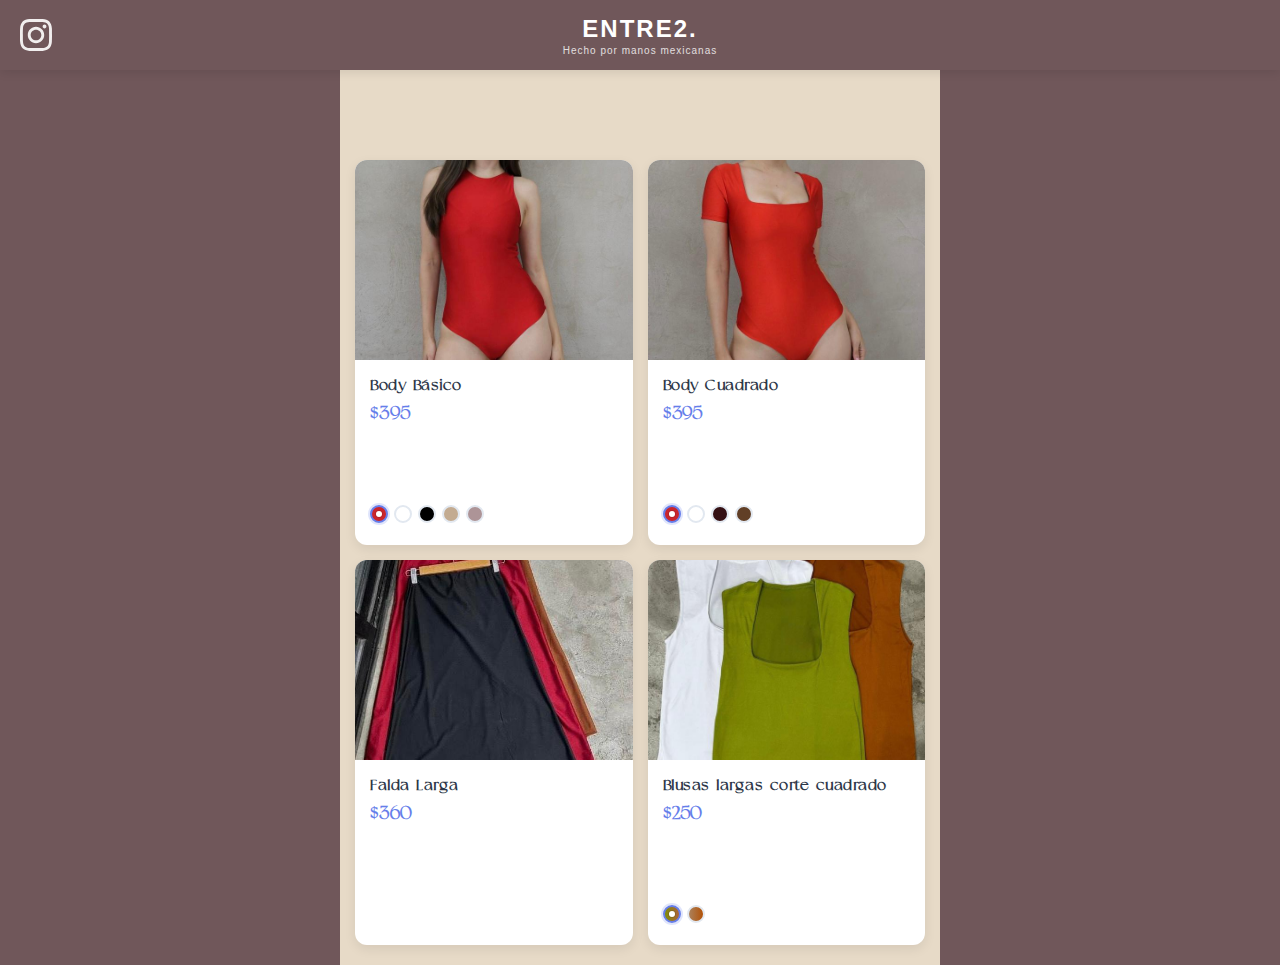
<file: index.html>
<!DOCTYPE html>
<html lang="en">
<head>
    <meta charset="UTF-8">
    <meta name="viewport" content="width=device-width, initial-scale=1.0">
    <title>Fashion Store</title>
    
    <!-- Open Graph Meta Tags for Facebook, WhatsApp, Instagram -->
    <meta property="og:title" content="Entre2. - Hecho por manos mexicanas">
    <meta property="og:description" content="Descubre nuestra gran variedad de prendas, lindas y 100% mexicanas">
    <meta property="og:image" content="https://pepe-chuy.github.io/Entre2/images/logo.jpg">
    <meta property="og:image:width" content="1200">
    <meta property="og:image:height" content="630">
    <meta property="og:url" content="https://pepe-chuy.github.io/Entre2/">
    <meta property="og:type" content="website">
    
    <!-- TikTok uses Open Graph tags as well -->
    <meta name="description" content="Entre2. Hecho por manos mexicanas - Descubre nuestra gran variedad de prendas, lindas y 100% mexicanas">
    <style>
        /* Custom Font Declaration */
        @font-face {
            font-family: 'Rische-Light';
            src: url('fonts/Rische-Light.eot'); /* IE9 Compat Modes */
            src: url('fonts/Rische-Light.eot?#iefix') format('embedded-opentype'), /* IE6-IE8 */
                 url('fonts/Rische-Light.woff2') format('woff2'), /* Modern Browsers */
                 url('fonts/Rische-Light.woff') format('woff'), /* Pretty Modern Browsers */
                 url('fonts/Rische-Light.ttf') format('truetype'); /* Safari, Android, iOS */
            font-weight: 300;
            font-style: normal;
            font-display: swap;
        }

        * {
            margin: 0;
            padding: 0;
            box-sizing: border-box;
        }

        body {
            font-family: -apple-system, BlinkMacSystemFont, 'Segoe UI', Roboto, sans-serif;
            background-color: #70575a;
        }

        /* Fixed Top Navigation */
        .navbar {
            position: fixed;
            top: 0;
            left: 0;
            right: 0;
            background: #70575a;
            height: 70px;
            display: flex;
            align-items: center;
            justify-content: center;
            z-index: 1000;
            box-shadow: 0 2px 10px rgba(0,0,0,0.1);
            position: relative;
        }

        .logo-container {
            text-align: center;
            color: white;
        }

        .logo {
            font-size: 24px;
            font-weight: bold;
            text-transform: uppercase;
            letter-spacing: 2px;
            margin-bottom: 2px;
        }

        .tagline {
            font-size: 10px;
            font-weight: 300;
            letter-spacing: 1px;
            opacity: 0.8;
        }

        /* Instagram Icon */
        .instagram-icon {
            position: absolute;
            left: 20px;
            top: 50%;
            transform: translateY(-50%);
            width: 32px;
            height: 32px;
            cursor: pointer;
            transition: all 0.3s ease;
            opacity: 0.9;
        }

        .instagram-icon:hover {
            opacity: 1;
            transform: translateY(-50%) scale(1.1);
        }

        .instagram-icon svg {
            width: 100%;
            height: 100%;
            fill: white;
        }

        /* Product Grid */
        .container {
            padding: 90px 15px 20px;
            max-width: 600px;
            margin: 0 auto;
            background-color: #e7dac7;
            min-height: calc(100vh - 70px);
        }

        .products-grid {
            display: grid;
            grid-template-columns: 1fr 1fr;
            gap: 15px;
        }

        /* Product Cards */
        .product-card {
            background: white;
            border-radius: 12px;
            overflow: hidden;
            box-shadow: 0 4px 12px rgba(0,0,0,0.08);
            transition: transform 0.2s ease, box-shadow 0.2s ease;
            height: 385px;
            display: flex;
            flex-direction: column;
        }

        .product-card:hover {
            transform: translateY(-2px);
            box-shadow: 0 8px 25px rgba(0,0,0,0.12);
        }

        .product-image {
            width: 100%;
            height: 200px;
            object-fit: cover;
            transition: opacity 0.3s ease;
        }

        .product-info {
            padding: 15px;
            flex: 1;
            display: flex;
            flex-direction: column;
            justify-content: space-between;
            font-family: 'Rische-Light', -apple-system, BlinkMacSystemFont, 'Segoe UI', Roboto, sans-serif;
            min-height: 145px;
            padding-bottom: 20px;
        }

        .product-name {
            font-size: 15px;
            font-weight: 700;
            color: #2d3748;
            margin-bottom: 8px;
            line-height: 1.4;
            font-family: 'Rische-Light', -apple-system, BlinkMacSystemFont, 'Segoe UI', Roboto, sans-serif;
            letter-spacing: 0.5px;
        }

        .product-price {
            font-size: 17px;
            font-weight: 700;
            color: #667eea;
            margin-bottom: 15px;
            font-family: 'Rische-Light', -apple-system, BlinkMacSystemFont, 'Segoe UI', Roboto, sans-serif;
            letter-spacing: 0.3px;
        }

        /* Color Swatches */
        .color-options {
            display: flex;
            gap: 6px;
            min-height: 22px;
            align-items: center;
            margin-top: auto;
        }

        .color-swatch {
            width: 18px;
            height: 18px;
            border-radius: 50%;
            border: 2px solid #e2e8f0;
            cursor: pointer;
            transition: all 0.2s ease;
            position: relative;
            flex-shrink: 0;
        }

        .color-swatch:hover {
            transform: scale(1.1);
            border-color: #667eea;
        }

        .color-swatch.active {
            border-color: #667eea;
            box-shadow: 0 0 0 2px rgba(102, 126, 234, 0.2);
        }

        .color-swatch.active::after {
            content: '';
            position: absolute;
            top: 50%;
            left: 50%;
            transform: translate(-50%, -50%);
            width: 6px;
            height: 6px;
            border-radius: 50%;
            background: white;
            box-shadow: 0 0 0 1px rgba(0,0,0,0.1);
        }

        /* Loading State */
        .loading {
            display: flex;
            justify-content: center;
            align-items: center;
            height: 200px;
            color: #718096;
            font-size: 16px;
        }

        /* Responsive adjustments */
        @media (max-width: 480px) {
            .container {
                padding: 85px 10px 15px;
            }
            
            .products-grid {
                gap: 12px;
            }
            
            .product-card {
                height: 335px;
            }
            
            .product-info {
                padding: 12px;
                min-height: 135px;
                padding-bottom: 18px;
            }
            
            .product-name {
                font-size: 14px;
            }
            
            .product-price {
                font-size: 16px;
                margin-bottom: 12px;
            }
        }
    </style>
</head>
<body>
    <!-- Fixed Navigation Bar -->
    <nav class="navbar">
        <a href="#" class="instagram-icon" onclick="openInstagram()">
            <svg viewBox="0 0 24 24" xmlns="http://www.w3.org/2000/svg">
                <path d="M12 2.163c3.204 0 3.584.012 4.85.07 3.252.148 4.771 1.691 4.919 4.919.058 1.265.069 1.645.069 4.849 0 3.205-.012 3.584-.069 4.849-.149 3.225-1.664 4.771-4.919 4.919-1.266.058-1.644.07-4.85.07-3.204 0-3.584-.012-4.849-.07-3.26-.149-4.771-1.699-4.919-4.92-.058-1.265-.07-1.644-.07-4.849 0-3.204.013-3.583.07-4.849.149-3.227 1.664-4.771 4.919-4.919 1.266-.057 1.645-.069 4.849-.069zm0-2.163c-3.259 0-3.667.014-4.947.072-4.358.2-6.78 2.618-6.98 6.98-.059 1.281-.073 1.689-.073 4.948 0 3.259.014 3.668.072 4.948.2 4.358 2.618 6.78 6.98 6.98 1.281.058 1.689.072 4.948.072 3.259 0 3.668-.014 4.948-.072 4.354-.2 6.782-2.618 6.979-6.98.059-1.28.073-1.689.073-4.948 0-3.259-.014-3.667-.072-4.947-.196-4.354-2.617-6.78-6.979-6.98-1.281-.059-1.69-.073-4.949-.073zm0 5.838c-3.403 0-6.162 2.759-6.162 6.162s2.759 6.163 6.162 6.163 6.162-2.759 6.162-6.163c0-3.403-2.759-6.162-6.162-6.162zm0 10.162c-2.209 0-4-1.79-4-4 0-2.209 1.791-4 4-4s4 1.791 4 4c0 2.21-1.791 4-4 4zm6.406-11.845c-.796 0-1.441.645-1.441 1.44s.645 1.44 1.441 1.44c.795 0 1.439-.645 1.439-1.44s-.644-1.44-1.439-1.44z"/>
            </svg>
        </a>
        <div class="logo-container">
            <div class="logo">Entre2.</div>
            <div class="tagline">Hecho por manos mexicanas</div>
        </div>
    </nav>

    <!-- Main Content -->
    <div class="container">
        <div id="products-container" class="products-grid">
            <div class="loading">Loading products...</div>
        </div>
    </div>

    <script>
        class ClothesShop {
            constructor() {
                this.products = [];
                this.container = document.getElementById('products-container');
                this.init();
            }

            async init() {
                await this.loadProducts();
                this.renderProducts();
            }

            async loadProducts() {
                try {
                    const response = await fetch('./products.json');
                    if (!response.ok) {
                        throw new Error(`HTTP error! status: ${response.status}`);
                    }
                    const data = await response.json();
                    this.products = data.products;
                } catch (error) {
                    console.error('Error loading products:', error);
                    // Fallback to sample data with gradients
                    this.products = [
                        {
                            "id": 1,
                            "name": "Body Básico",
                            "price": "$395",
                            "colors": [
                                {
                                    "name": "Rojo",
                                    "color": "#ca252c",
                                    "image": "images/bodybasico_rojo.jpg"
                                },
                                {
                                    "name": "Blanco",
                                    "color": "#FFFFFF",
                                    "image": "images/bodybasico_blanco.jpg"
                                }
                            ]
                        },
                        {
                            "id": 2,
                            "name": "Falda Larga",
                            "price": "$360",
                            "image": "images/faldalarga.jpg"
                        },
                        {
                            "id": 3,
                            "name": "Vestido Sunset",
                            "price": "$520",
                            "colors": [
                                {
                                    "name": "Sunset Gradient",
                                    "gradient": "linear-gradient(45deg, #ff6b6b, #ffd93d)",
                                    "image": "images/vestido_sunset.jpg"
                                },
                                {
                                    "name": "Ocean Gradient",
                                    "gradient": "linear-gradient(45deg, #667eea, #764ba2)",
                                    "image": "images/vestido_ocean.jpg"
                                },
                                {
                                    "name": "Purple",
                                    "color": "#9c27b0",
                                    "image": "images/vestido_purple.jpg"
                                }
                            ]
                        },
                        {
                            "id": 4,
                            "name": "Camisa Rainbow",
                            "price": "$450",
                            "colors": [
                                {
                                    "name": "Rainbow",
                                    "gradient": "linear-gradient(90deg, #ff0000, #ff8000, #ffff00, #80ff00, #00ff00, #00ff80, #00ffff, #0080ff, #0000ff, #8000ff, #ff00ff, #ff0080)",
                                    "image": "images/camisa_rainbow.jpg"
                                },
                                {
                                    "name": "Mint to Pink",
                                    "gradient": "linear-gradient(135deg, #667eea, #f093fb)",
                                    "image": "images/camisa_mint_pink.jpg"
                                }
                            ]
                        }
                    ];
                }
            }

            renderProducts() {
                this.container.innerHTML = '';
                
                this.products.forEach(product => {
                    const productCard = this.createProductCard(product);
                    this.container.appendChild(productCard);
                });
            }

            createProductCard(product) {
                const card = document.createElement('div');
                card.className = 'product-card';
                
                const hasColors = product.colors && product.colors.length > 0;
                const defaultImage = hasColors ? product.colors[0].image : product.image;
                
                card.innerHTML = `
                    <img class="product-image" src="${defaultImage}" alt="${product.name}" />
                    <div class="product-info">
                        <div>
                            <h3 class="product-name">${product.name}</h3>
                            <p class="product-price">${product.price}</p>
                        </div>
                        <div class="color-options">
                            ${hasColors ? this.createColorSwatches(product.colors) : ''}
                        </div>
                    </div>
                `;

                if (hasColors) {
                    this.attachColorHandlers(card, product.colors);
                }

                return card;
            }

            createColorSwatches(colors) {
                return colors.map((colorOption, index) => {
                    // Check if it's a gradient or solid color
                    const backgroundStyle = colorOption.gradient 
                        ? `background: ${colorOption.gradient}` 
                        : `background-color: ${colorOption.color}`;
                    
                    return `<div class="color-swatch ${index === 0 ? 'active' : ''}" 
                              data-color-index="${index}" 
                              style="${backgroundStyle}"
                              title="${colorOption.name}"></div>`;
                }).join('');
            }

            attachColorHandlers(card, colors) {
                const image = card.querySelector('.product-image');
                const swatches = card.querySelectorAll('.color-swatch');

                swatches.forEach((swatch, index) => {
                    swatch.addEventListener('click', () => {
                        // Remove active class from all swatches
                        swatches.forEach(s => s.classList.remove('active'));
                        // Add active class to clicked swatch
                        swatch.classList.add('active');
                        
                        // Update image with smooth transition
                        image.style.opacity = '0.7';
                        setTimeout(() => {
                            image.src = colors[index].image;
                            image.style.opacity = '1';
                        }, 150);
                    });
                });
            }
        }

        // Initialize the shop when DOM is loaded
        document.addEventListener('DOMContentLoaded', () => {
            new ClothesShop();
        });

        // Instagram link function
        function openInstagram() {
            // Replace with your actual Instagram URL
            window.open('https://www.instagram.com/anafer_01/', '_blank');
        }
    </script>
</body>
</html>
</file>
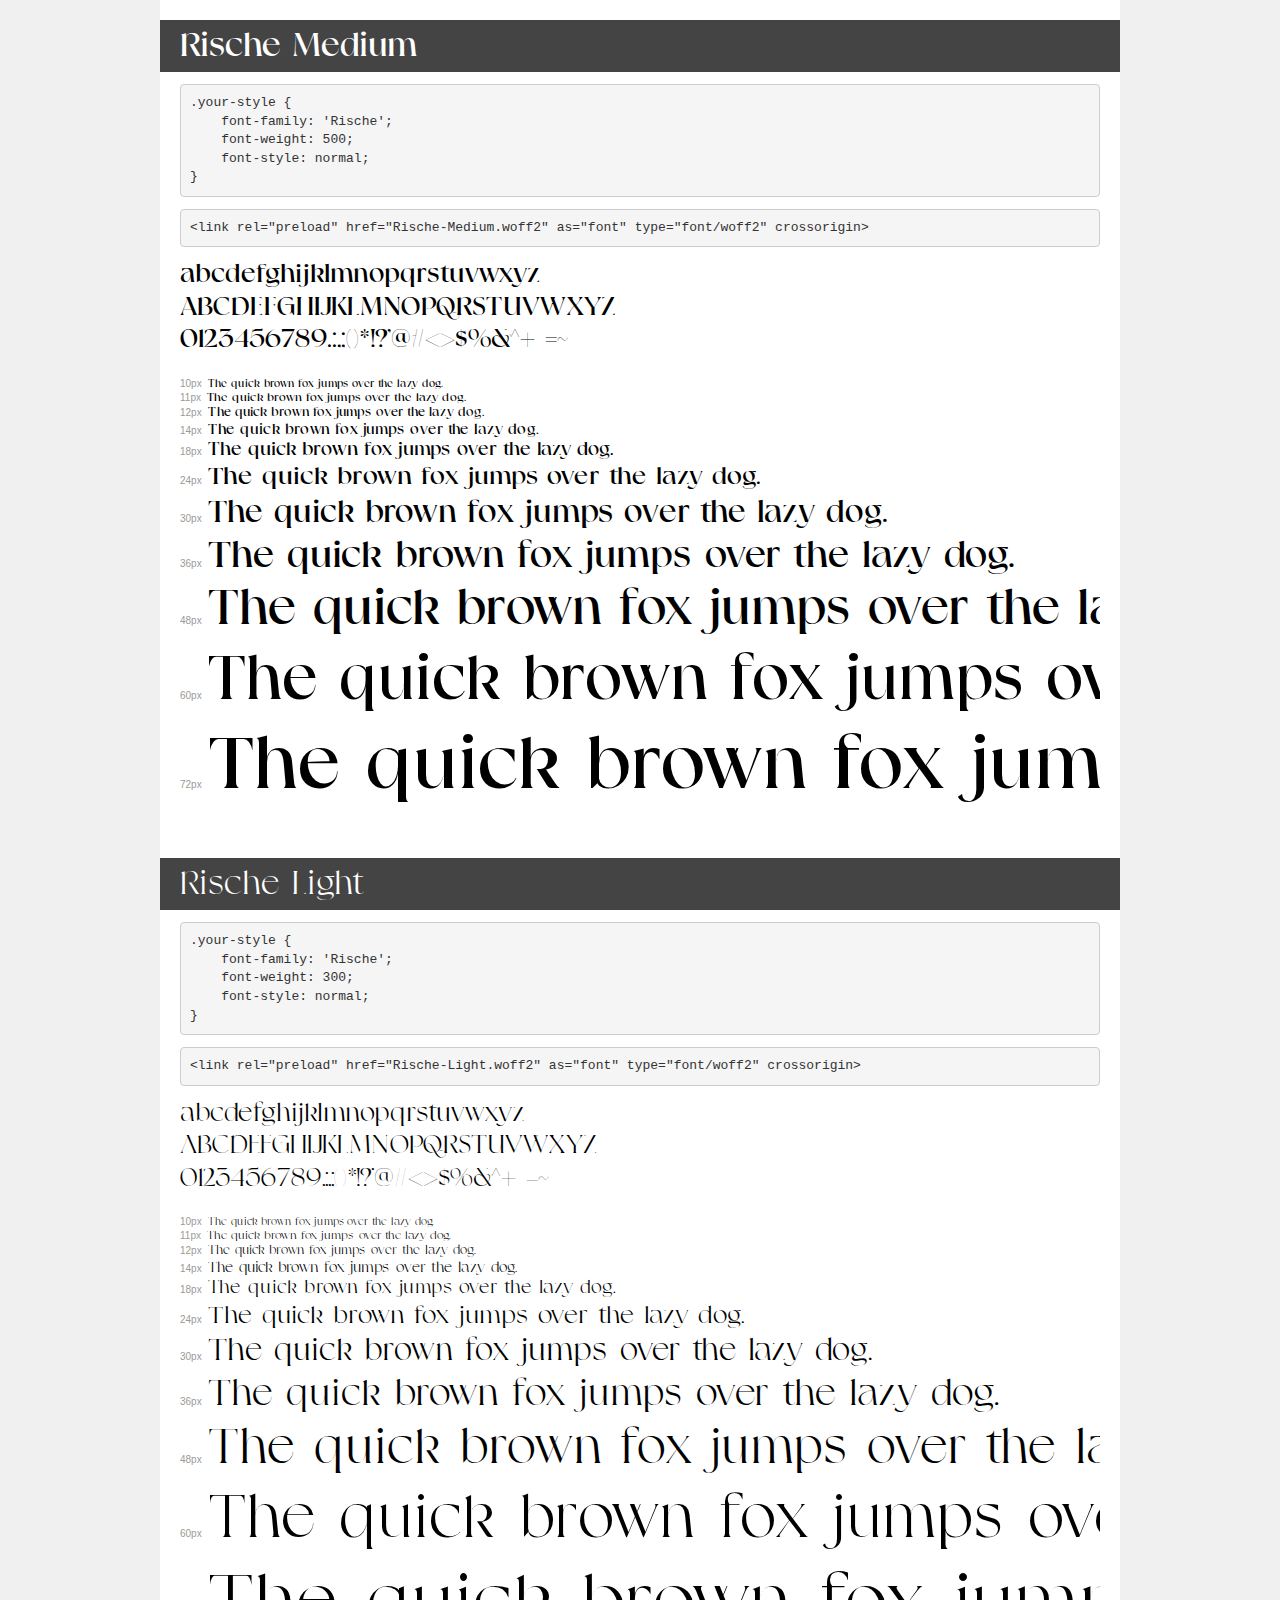
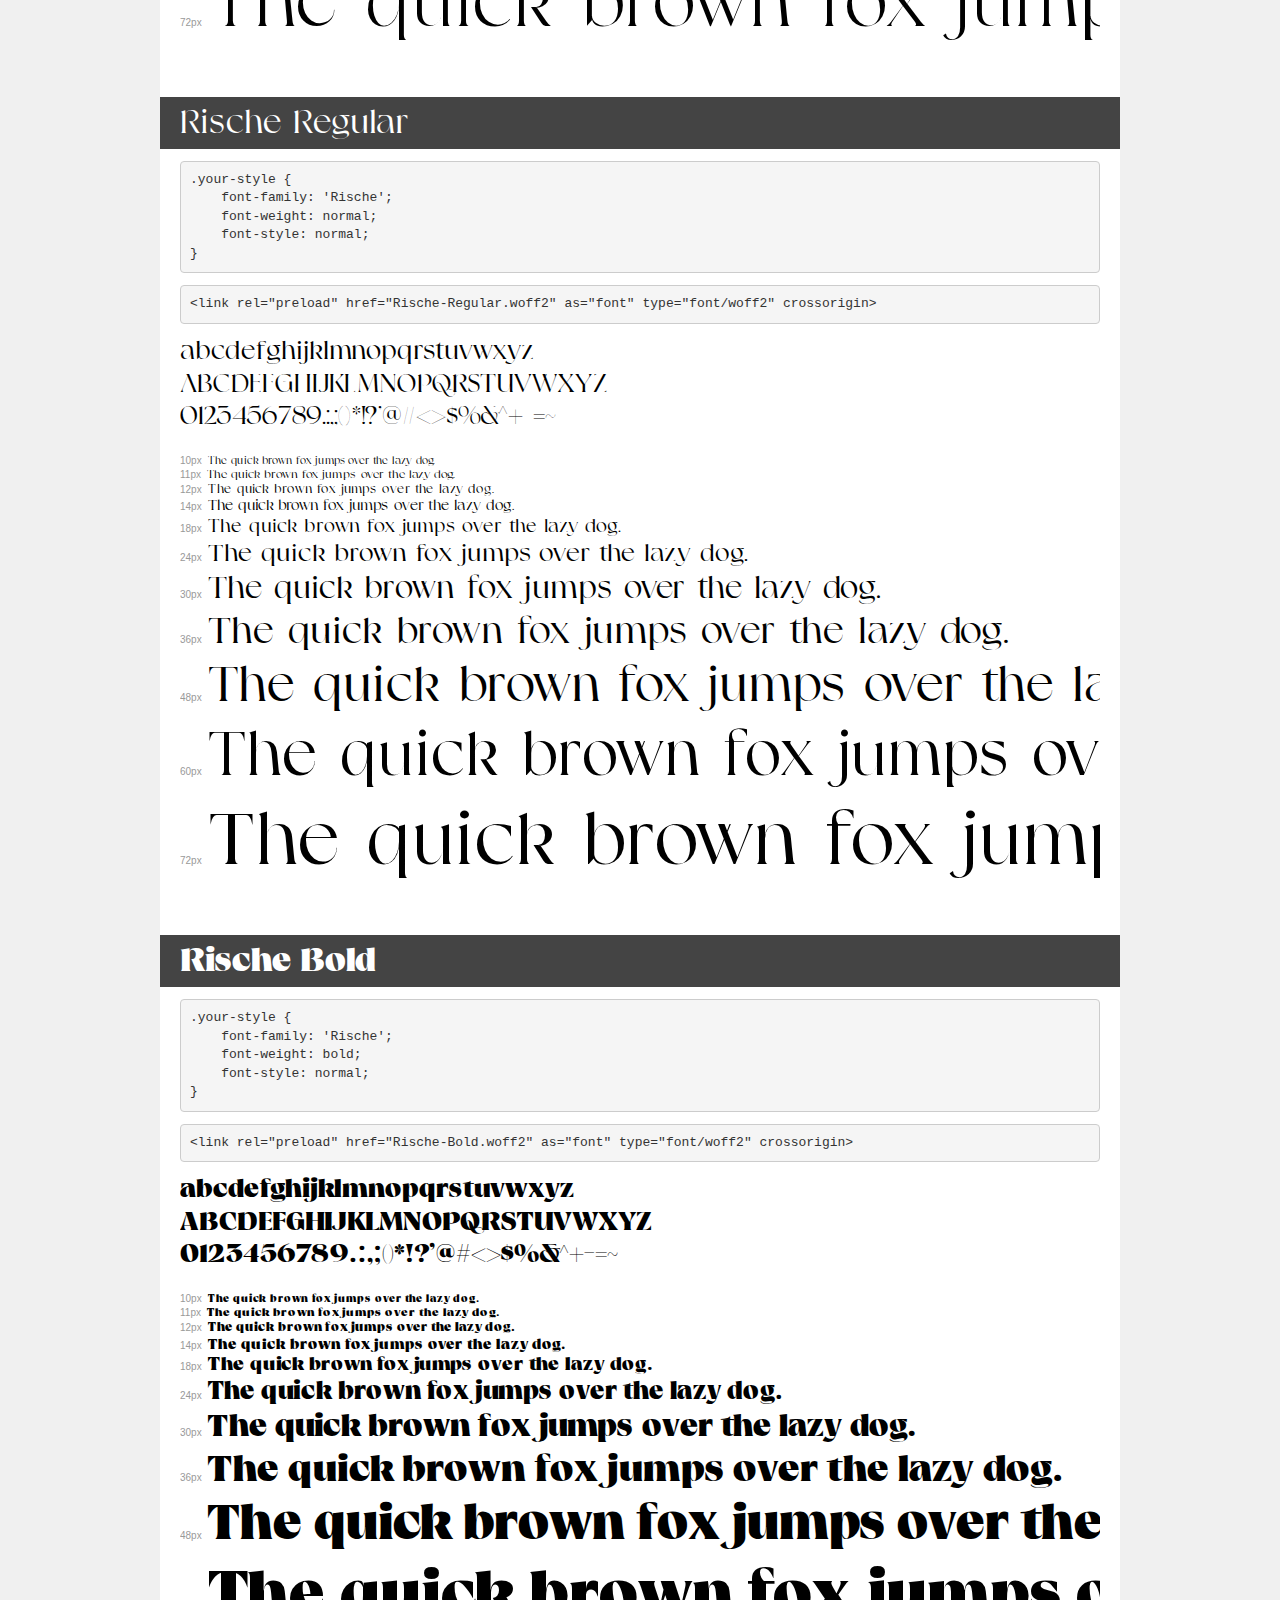
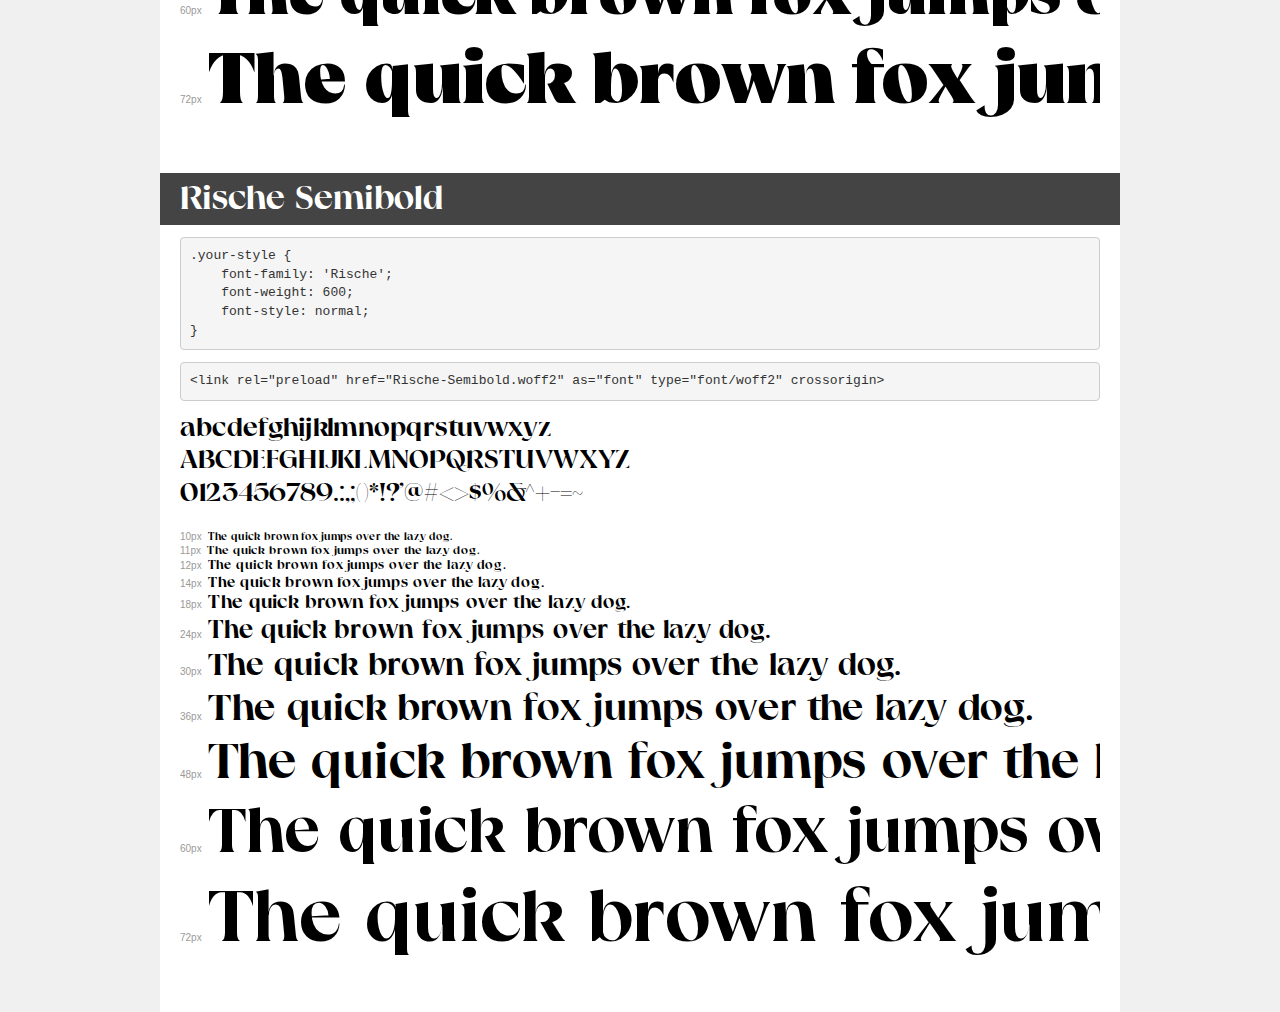
<file: fonts/demo.html>
<!DOCTYPE html>
<html lang="en">
<head>
    <meta charset="utf-8">
    <meta http-equiv="X-UA-Compatible" content="IE=edge">
    <meta name="viewport" content="width=device-width, initial-scale=1">
    <meta name="robots" content="noindex, noarchive">
    <meta name="format-detection" content="telephone=no">
    <title>Transfonter demo</title>
    <link href="stylesheet.css" rel="stylesheet">
    <style>
        /*
        http://meyerweb.com/eric/tools/css/reset/
        v2.0 | 20110126
        License: none (public domain)
        */
        html, body, div, span, applet, object, iframe,
        h1, h2, h3, h4, h5, h6, p, blockquote, pre,
        a, abbr, acronym, address, big, cite, code,
        del, dfn, em, img, ins, kbd, q, s, samp,
        small, strike, strong, sub, sup, tt, var,
        b, u, i, center,
        dl, dt, dd, ol, ul, li,
        fieldset, form, label, legend,
        table, caption, tbody, tfoot, thead, tr, th, td,
        article, aside, canvas, details, embed,
        figure, figcaption, footer, header, hgroup,
        menu, nav, output, ruby, section, summary,
        time, mark, audio, video {
            margin: 0;
            padding: 0;
            border: 0;
            font-size: 100%;
            font: inherit;
            vertical-align: baseline;
        }
        /* HTML5 display-role reset for older browsers */
        article, aside, details, figcaption, figure,
        footer, header, hgroup, menu, nav, section {
            display: block;
        }
        body {
            line-height: 1;
        }
        ol, ul {
            list-style: none;
        }
        blockquote, q {
            quotes: none;
        }
        blockquote:before, blockquote:after,
        q:before, q:after {
            content: '';
            content: none;
        }
        table {
            border-collapse: collapse;
            border-spacing: 0;
        }
        /* demo styles */
        body {
            background: #f0f0f0;
            color: #000;
        }
        .page {
            background: #fff;
            width: 920px;
            margin: 0 auto;
            padding: 20px 20px 0 20px;
            overflow: hidden;
        }
        .font-container {
            overflow-x: auto;
            overflow-y: hidden;
            margin-bottom: 40px;
            line-height: 1.3;
            white-space: nowrap;
            padding-bottom: 5px;
        }
        h1 {
            position: relative;
            background: #444;
            font-size: 32px;
            color: #fff;
            padding: 10px 20px;
            margin: 0 -20px 12px -20px;
        }
        .letters {
            font-size: 25px;
            margin-bottom: 20px;
        }
        .s10:before {
            content: '10px';
        }
        .s11:before {
            content: '11px';
        }
        .s12:before {
            content: '12px';
        }
        .s14:before {
            content: '14px';
        }
        .s18:before {
            content: '18px';
        }
        .s24:before {
            content: '24px';
        }
        .s30:before {
            content: '30px';
        }
        .s36:before {
            content: '36px';
        }
        .s48:before {
            content: '48px';
        }
        .s60:before {
            content: '60px';
        }
        .s72:before {
            content: '72px';
        }
        .s10:before, .s11:before, .s12:before, .s14:before,
        .s18:before, .s24:before, .s30:before, .s36:before,
        .s48:before, .s60:before, .s72:before {
            font-family: Arial, sans-serif;
            font-size: 10px;
            font-weight: normal;
            font-style: normal;
            color: #999;
            padding-right: 6px;
        }
        pre {
            display: block;
            padding: 9px;
            margin: 0 0 12px;
            font-family: Monaco, Menlo, Consolas, "Courier New", monospace;
            font-size: 13px;
            line-height: 1.428571429;
            color: #333;
            font-weight: normal;
            font-style: normal;
            background-color: #f5f5f5;
            border: 1px solid #ccc;
            overflow-x: auto;
            border-radius: 4px;
        }
        /* responsive */
        @media (max-width: 959px) {
            .page {
                width: auto;
                margin: 0;
            }
        }
    </style>
</head>
<body>
<div class="page">
    <div class="demo">
        <h1 style="font-family: 'Rische'; font-weight: 500; font-style: normal;">Rische Medium</h1>
        <pre title="Usage">.your-style {
    font-family: 'Rische';
    font-weight: 500;
    font-style: normal;
}</pre>
        <pre title="Preload (optional)">
&lt;link rel=&quot;preload&quot; href=&quot;Rische-Medium.woff2&quot; as=&quot;font&quot; type=&quot;font/woff2&quot; crossorigin&gt;</pre>
        <div class="font-container" style="font-family: 'Rische'; font-weight: 500; font-style: normal;">
            <p class="letters">
                abcdefghijklmnopqrstuvwxyz<br>
ABCDEFGHIJKLMNOPQRSTUVWXYZ<br>
                0123456789.:,;()*!?'@#&lt;&gt;$%&^+-=~
            </p>
            <p class="s10" style="font-size: 10px;">The quick brown fox jumps over the lazy dog.</p>
            <p class="s11" style="font-size: 11px;">The quick brown fox jumps over the lazy dog.</p>
            <p class="s12" style="font-size: 12px;">The quick brown fox jumps over the lazy dog.</p>
            <p class="s14" style="font-size: 14px;">The quick brown fox jumps over the lazy dog.</p>
            <p class="s18" style="font-size: 18px;">The quick brown fox jumps over the lazy dog.</p>
            <p class="s24" style="font-size: 24px;">The quick brown fox jumps over the lazy dog.</p>
            <p class="s30" style="font-size: 30px;">The quick brown fox jumps over the lazy dog.</p>
            <p class="s36" style="font-size: 36px;">The quick brown fox jumps over the lazy dog.</p>
            <p class="s48" style="font-size: 48px;">The quick brown fox jumps over the lazy dog.</p>
            <p class="s60" style="font-size: 60px;">The quick brown fox jumps over the lazy dog.</p>
            <p class="s72" style="font-size: 72px;">The quick brown fox jumps over the lazy dog.</p>
        </div>
    </div>

    <div class="demo">
        <h1 style="font-family: 'Rische'; font-weight: 300; font-style: normal;">Rische Light</h1>
        <pre title="Usage">.your-style {
    font-family: 'Rische';
    font-weight: 300;
    font-style: normal;
}</pre>
        <pre title="Preload (optional)">
&lt;link rel=&quot;preload&quot; href=&quot;Rische-Light.woff2&quot; as=&quot;font&quot; type=&quot;font/woff2&quot; crossorigin&gt;</pre>
        <div class="font-container" style="font-family: 'Rische'; font-weight: 300; font-style: normal;">
            <p class="letters">
                abcdefghijklmnopqrstuvwxyz<br>
ABCDEFGHIJKLMNOPQRSTUVWXYZ<br>
                0123456789.:,;()*!?'@#&lt;&gt;$%&^+-=~
            </p>
            <p class="s10" style="font-size: 10px;">The quick brown fox jumps over the lazy dog.</p>
            <p class="s11" style="font-size: 11px;">The quick brown fox jumps over the lazy dog.</p>
            <p class="s12" style="font-size: 12px;">The quick brown fox jumps over the lazy dog.</p>
            <p class="s14" style="font-size: 14px;">The quick brown fox jumps over the lazy dog.</p>
            <p class="s18" style="font-size: 18px;">The quick brown fox jumps over the lazy dog.</p>
            <p class="s24" style="font-size: 24px;">The quick brown fox jumps over the lazy dog.</p>
            <p class="s30" style="font-size: 30px;">The quick brown fox jumps over the lazy dog.</p>
            <p class="s36" style="font-size: 36px;">The quick brown fox jumps over the lazy dog.</p>
            <p class="s48" style="font-size: 48px;">The quick brown fox jumps over the lazy dog.</p>
            <p class="s60" style="font-size: 60px;">The quick brown fox jumps over the lazy dog.</p>
            <p class="s72" style="font-size: 72px;">The quick brown fox jumps over the lazy dog.</p>
        </div>
    </div>

    <div class="demo">
        <h1 style="font-family: 'Rische'; font-weight: normal; font-style: normal;">Rische Regular</h1>
        <pre title="Usage">.your-style {
    font-family: 'Rische';
    font-weight: normal;
    font-style: normal;
}</pre>
        <pre title="Preload (optional)">
&lt;link rel=&quot;preload&quot; href=&quot;Rische-Regular.woff2&quot; as=&quot;font&quot; type=&quot;font/woff2&quot; crossorigin&gt;</pre>
        <div class="font-container" style="font-family: 'Rische'; font-weight: normal; font-style: normal;">
            <p class="letters">
                abcdefghijklmnopqrstuvwxyz<br>
ABCDEFGHIJKLMNOPQRSTUVWXYZ<br>
                0123456789.:,;()*!?'@#&lt;&gt;$%&^+-=~
            </p>
            <p class="s10" style="font-size: 10px;">The quick brown fox jumps over the lazy dog.</p>
            <p class="s11" style="font-size: 11px;">The quick brown fox jumps over the lazy dog.</p>
            <p class="s12" style="font-size: 12px;">The quick brown fox jumps over the lazy dog.</p>
            <p class="s14" style="font-size: 14px;">The quick brown fox jumps over the lazy dog.</p>
            <p class="s18" style="font-size: 18px;">The quick brown fox jumps over the lazy dog.</p>
            <p class="s24" style="font-size: 24px;">The quick brown fox jumps over the lazy dog.</p>
            <p class="s30" style="font-size: 30px;">The quick brown fox jumps over the lazy dog.</p>
            <p class="s36" style="font-size: 36px;">The quick brown fox jumps over the lazy dog.</p>
            <p class="s48" style="font-size: 48px;">The quick brown fox jumps over the lazy dog.</p>
            <p class="s60" style="font-size: 60px;">The quick brown fox jumps over the lazy dog.</p>
            <p class="s72" style="font-size: 72px;">The quick brown fox jumps over the lazy dog.</p>
        </div>
    </div>

    <div class="demo">
        <h1 style="font-family: 'Rische'; font-weight: bold; font-style: normal;">Rische Bold</h1>
        <pre title="Usage">.your-style {
    font-family: 'Rische';
    font-weight: bold;
    font-style: normal;
}</pre>
        <pre title="Preload (optional)">
&lt;link rel=&quot;preload&quot; href=&quot;Rische-Bold.woff2&quot; as=&quot;font&quot; type=&quot;font/woff2&quot; crossorigin&gt;</pre>
        <div class="font-container" style="font-family: 'Rische'; font-weight: bold; font-style: normal;">
            <p class="letters">
                abcdefghijklmnopqrstuvwxyz<br>
ABCDEFGHIJKLMNOPQRSTUVWXYZ<br>
                0123456789.:,;()*!?'@#&lt;&gt;$%&^+-=~
            </p>
            <p class="s10" style="font-size: 10px;">The quick brown fox jumps over the lazy dog.</p>
            <p class="s11" style="font-size: 11px;">The quick brown fox jumps over the lazy dog.</p>
            <p class="s12" style="font-size: 12px;">The quick brown fox jumps over the lazy dog.</p>
            <p class="s14" style="font-size: 14px;">The quick brown fox jumps over the lazy dog.</p>
            <p class="s18" style="font-size: 18px;">The quick brown fox jumps over the lazy dog.</p>
            <p class="s24" style="font-size: 24px;">The quick brown fox jumps over the lazy dog.</p>
            <p class="s30" style="font-size: 30px;">The quick brown fox jumps over the lazy dog.</p>
            <p class="s36" style="font-size: 36px;">The quick brown fox jumps over the lazy dog.</p>
            <p class="s48" style="font-size: 48px;">The quick brown fox jumps over the lazy dog.</p>
            <p class="s60" style="font-size: 60px;">The quick brown fox jumps over the lazy dog.</p>
            <p class="s72" style="font-size: 72px;">The quick brown fox jumps over the lazy dog.</p>
        </div>
    </div>

    <div class="demo">
        <h1 style="font-family: 'Rische'; font-weight: 600; font-style: normal;">Rische Semibold</h1>
        <pre title="Usage">.your-style {
    font-family: 'Rische';
    font-weight: 600;
    font-style: normal;
}</pre>
        <pre title="Preload (optional)">
&lt;link rel=&quot;preload&quot; href=&quot;Rische-Semibold.woff2&quot; as=&quot;font&quot; type=&quot;font/woff2&quot; crossorigin&gt;</pre>
        <div class="font-container" style="font-family: 'Rische'; font-weight: 600; font-style: normal;">
            <p class="letters">
                abcdefghijklmnopqrstuvwxyz<br>
ABCDEFGHIJKLMNOPQRSTUVWXYZ<br>
                0123456789.:,;()*!?'@#&lt;&gt;$%&^+-=~
            </p>
            <p class="s10" style="font-size: 10px;">The quick brown fox jumps over the lazy dog.</p>
            <p class="s11" style="font-size: 11px;">The quick brown fox jumps over the lazy dog.</p>
            <p class="s12" style="font-size: 12px;">The quick brown fox jumps over the lazy dog.</p>
            <p class="s14" style="font-size: 14px;">The quick brown fox jumps over the lazy dog.</p>
            <p class="s18" style="font-size: 18px;">The quick brown fox jumps over the lazy dog.</p>
            <p class="s24" style="font-size: 24px;">The quick brown fox jumps over the lazy dog.</p>
            <p class="s30" style="font-size: 30px;">The quick brown fox jumps over the lazy dog.</p>
            <p class="s36" style="font-size: 36px;">The quick brown fox jumps over the lazy dog.</p>
            <p class="s48" style="font-size: 48px;">The quick brown fox jumps over the lazy dog.</p>
            <p class="s60" style="font-size: 60px;">The quick brown fox jumps over the lazy dog.</p>
            <p class="s72" style="font-size: 72px;">The quick brown fox jumps over the lazy dog.</p>
        </div>
    </div>

</div>
</body>
</html>
</file>
<file: fonts/stylesheet.css>
@font-face {
    font-family: 'Rische';
    src: url('Rische-Medium.eot');
    src: local('Rische Medium'), local('Rische-Medium'),
        url('Rische-Medium.eot?#iefix') format('embedded-opentype'),
        url('Rische-Medium.woff2') format('woff2'),
        url('Rische-Medium.woff') format('woff'),
        url('Rische-Medium.ttf') format('truetype');
    font-weight: 500;
    font-style: normal;
    font-display: swap;
}

@font-face {
    font-family: 'Rische';
    src: url('Rische-Light.eot');
    src: local('Rische Light'), local('Rische-Light'),
        url('Rische-Light.eot?#iefix') format('embedded-opentype'),
        url('Rische-Light.woff2') format('woff2'),
        url('Rische-Light.woff') format('woff'),
        url('Rische-Light.ttf') format('truetype');
    font-weight: 300;
    font-style: normal;
    font-display: swap;
}

@font-face {
    font-family: 'Rische';
    src: url('Rische-Regular.eot');
    src: local('Rische Regular'), local('Rische-Regular'),
        url('Rische-Regular.eot?#iefix') format('embedded-opentype'),
        url('Rische-Regular.woff2') format('woff2'),
        url('Rische-Regular.woff') format('woff'),
        url('Rische-Regular.ttf') format('truetype');
    font-weight: normal;
    font-style: normal;
    font-display: swap;
}

@font-face {
    font-family: 'Rische';
    src: url('Rische-Bold.eot');
    src: local('Rische Bold'), local('Rische-Bold'),
        url('Rische-Bold.eot?#iefix') format('embedded-opentype'),
        url('Rische-Bold.woff2') format('woff2'),
        url('Rische-Bold.woff') format('woff'),
        url('Rische-Bold.ttf') format('truetype');
    font-weight: bold;
    font-style: normal;
    font-display: swap;
}

@font-face {
    font-family: 'Rische';
    src: url('Rische-Semibold.eot');
    src: local('Rische Semibold'), local('Rische-Semibold'),
        url('Rische-Semibold.eot?#iefix') format('embedded-opentype'),
        url('Rische-Semibold.woff2') format('woff2'),
        url('Rische-Semibold.woff') format('woff'),
        url('Rische-Semibold.ttf') format('truetype');
    font-weight: 600;
    font-style: normal;
    font-display: swap;
}
</file>
